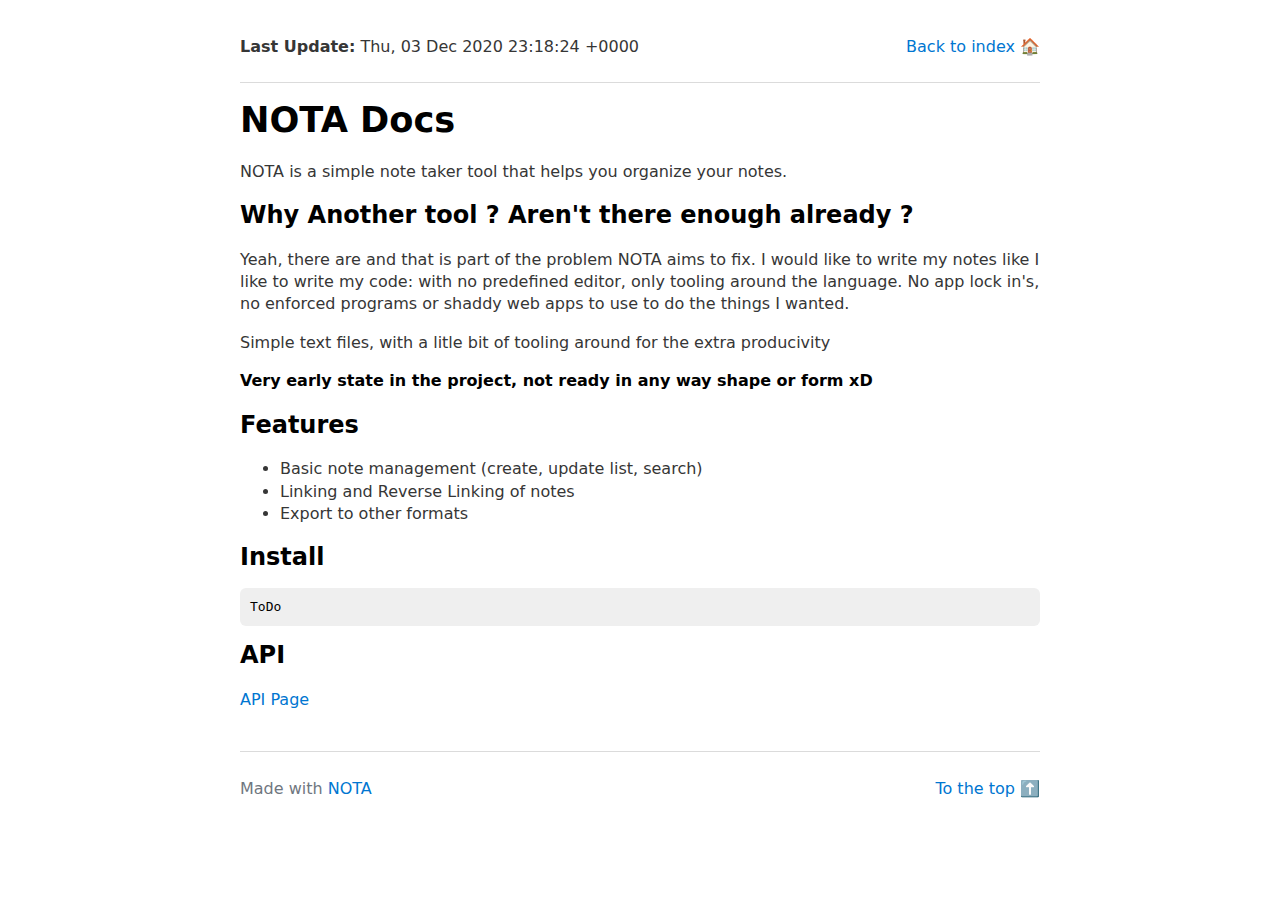
<file: docs/index.html>
<!DOCTYPE HTML>
<html>
<head>
<meta charset="utf-8" />
<title>App</title>
<meta name="viewport" content="width=device-width, initial-scale=1" />
<link rel="stylesheet" href="static/style.css">
</head>
<body>
<div class="row">
<p><b>Last Update:</b> Thu, 03 Dec 2020 23:18:24 +0000</p>
<a href="index.html" style="float: right;"><p>Back to index 🏠</p></a>
</div>
<hr>
<h1>NOTA Docs</h1>
<p>NOTA is a simple note taker tool that helps you organize your notes.</p>
<h2>Why Another tool ? Aren't there enough already ?</h2>
<p>Yeah, there are and that is part of the problem NOTA aims to fix.
I would like to write my notes like I like to write my code: with no predefined 
editor, only tooling around the language.
No app lock in's, no enforced programs or shaddy web apps to use to do the things I wanted.</p>
<p>Simple text files, with a litle bit of tooling around for the extra producivity</p>
<p><strong>Very early state in the project, not ready in any way shape or form xD</strong></p>
<h2>Features</h2>
<ul>
<li>Basic note management (create, update list, search)</li>
<li>Linking and Reverse Linking of notes</li>
<li>Export to other formats</li>
</ul>
<h2>Install</h2>
<pre><code>ToDo
</code></pre>
<h2>API</h2>
<p><a href="api.html">API Page</a></p>

</body>
<footer>
<div class="row">
<p>Made with <a href="https://github.com/LudeeD/nota">NOTA</a></p>
<a href="#top" style="float: right;">To the top ⬆️</a>
</div>
</footer>
</html>
</file>
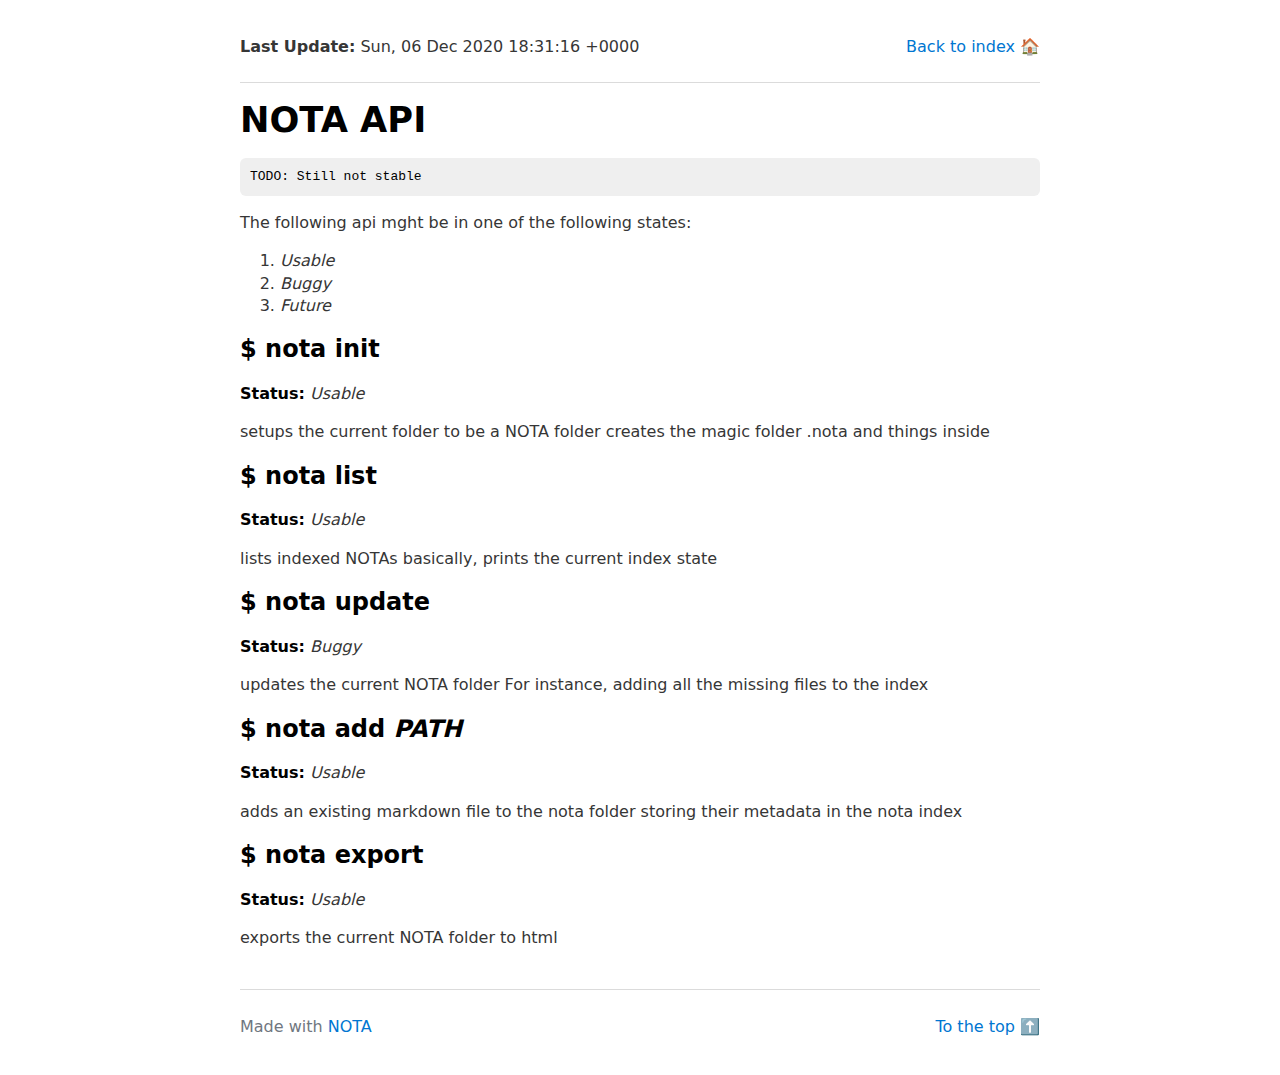
<file: docs/api.html>
<!DOCTYPE HTML>
<html>
<head>
<meta charset="utf-8" />
<title>App</title>
<meta name="viewport" content="width=device-width, initial-scale=1" />
<link rel="stylesheet" href="static/style.css">
</head>
<body>
<div class="row">
<p><b>Last Update:</b> Sun, 06 Dec 2020 18:31:16 +0000</p>
<a href="index.html" style="float: right;"><p>Back to index 🏠</p></a>
</div>
<hr>
<h1>NOTA API</h1>
<pre><code>TODO: Still not stable
</code></pre>
<p>The following api mght be in one of the following states:</p>
<ol>
<li><em>Usable</em></li>
<li><em>Buggy</em></li>
<li><em>Future</em></li>
</ol>
<h2>$ nota init</h2>
<p><strong>Status:</strong> <em>Usable</em></p>
<p>setups the current folder to be a NOTA folder
creates the magic folder .nota and things inside</p>
<h2>$ nota list</h2>
<p><strong>Status:</strong> <em>Usable</em></p>
<p>lists indexed NOTAs
basically, prints the current index state</p>
<h2>$ nota update</h2>
<p><strong>Status:</strong> <em>Buggy</em></p>
<p>updates the current NOTA folder
For instance, adding all the missing files to the index</p>
<h2>$ nota add <em>PATH</em></h2>
<p><strong>Status:</strong> <em>Usable</em></p>
<p>adds an existing markdown file to the nota folder 
storing their metadata in the nota index</p>
<h2>$ nota export</h2>
<p><strong>Status:</strong> <em>Usable</em></p>
<p>exports the current NOTA folder to html</p>

</body>
<footer>
<div class="row">
<p>Made with <a href="https://github.com/LudeeD/nota">NOTA</a></p>
<a href="#top" style="float: right;">To the top ⬆️</a>
</div>
</footer>
</html>
</file>
<file: docs/static/style.css>
/**
 * Forced light theme version
 */

:root {
  --background-body: #fff;
  --background: #efefef;
  --background-alt: #f7f7f7;
  --selection: #9e9e9e;
  --text-main: #363636;
  --text-bright: #000;
  --text-muted: #70777f;
  --links: #0076d1;
  --focus: #0096bfab;
  --border: #dbdbdb;
  --code: #000;
  --animation-duration: 0.1s;
  --button-hover: #ddd;
  --scrollbar-thumb: rgb(213, 213, 213);
  --scrollbar-thumb-hover: rgb(196, 196, 196);
  --form-placeholder: #949494;
  --form-text: #000;
  --variable: #39a33c;
  --highlight: #ff0;
  --select-arrow: url("data:image/svg+xml;charset=utf-8,%3C?xml version='1.0' encoding='utf-8'?%3E %3Csvg version='1.1' xmlns='http://www.w3.org/2000/svg' xmlns:xlink='http://www.w3.org/1999/xlink' height='62.5' width='116.9' fill='%23161f27'%3E %3Cpath d='M115.3,1.6 C113.7,0 111.1,0 109.5,1.6 L58.5,52.7 L7.4,1.6 C5.8,0 3.2,0 1.6,1.6 C0,3.2 0,5.8 1.6,7.4 L55.5,61.3 C56.3,62.1 57.3,62.5 58.4,62.5 C59.4,62.5 60.5,62.1 61.3,61.3 L115.2,7.4 C116.9,5.8 116.9,3.2 115.3,1.6Z'/%3E %3C/svg%3E");
}

html {
  scrollbar-color: rgb(213, 213, 213) #fff;
  scrollbar-color: var(--scrollbar-thumb) var(--background-body);
  scrollbar-width: thin;
}

body {
  font-family: system-ui, -apple-system, BlinkMacSystemFont, 'Segoe UI', 'Roboto', 'Oxygen', 'Ubuntu', 'Cantarell', 'Fira Sans', 'Droid Sans', 'Helvetica Neue', 'Segoe UI Emoji', 'Apple Color Emoji', 'Noto Color Emoji', sans-serif;
  line-height: 1.4;
  max-width: 800px;
  margin: 20px auto;
  padding: 0 10px;
  word-wrap: break-word;
  color: #363636;
  color: var(--text-main);
  background: #fff;
  background: var(--background-body);
  text-rendering: optimizeLegibility;
}

button {
  transition:
    background-color 0.1s linear,
    border-color 0.1s linear,
    color 0.1s linear,
    box-shadow 0.1s linear,
    transform 0.1s ease;
  transition:
    background-color var(--animation-duration) linear,
    border-color var(--animation-duration) linear,
    color var(--animation-duration) linear,
    box-shadow var(--animation-duration) linear,
    transform var(--animation-duration) ease;
}

input {
  transition:
    background-color 0.1s linear,
    border-color 0.1s linear,
    color 0.1s linear,
    box-shadow 0.1s linear,
    transform 0.1s ease;
  transition:
    background-color var(--animation-duration) linear,
    border-color var(--animation-duration) linear,
    color var(--animation-duration) linear,
    box-shadow var(--animation-duration) linear,
    transform var(--animation-duration) ease;
}

textarea {
  transition:
    background-color 0.1s linear,
    border-color 0.1s linear,
    color 0.1s linear,
    box-shadow 0.1s linear,
    transform 0.1s ease;
  transition:
    background-color var(--animation-duration) linear,
    border-color var(--animation-duration) linear,
    color var(--animation-duration) linear,
    box-shadow var(--animation-duration) linear,
    transform var(--animation-duration) ease;
}

h1 {
  font-size: 2.2em;
  margin-top: 0;
}

h1,
h2,
h3,
h4,
h5,
h6 {
  margin-bottom: 6px;
  margin-top: 12px;
}

h1 {
  color: #000;
  color: var(--text-bright);
}

h2 {
  color: #000;
  color: var(--text-bright);
}

h3 {
  color: #000;
  color: var(--text-bright);
}

h4 {
  color: #000;
  color: var(--text-bright);
}

h5 {
  color: #000;
  color: var(--text-bright);
}

h6 {
  color: #000;
  color: var(--text-bright);
}

strong {
  color: #000;
  color: var(--text-bright);
}

h1,
h2,
h3,
h4,
h5,
h6,
b,
strong,
th {
  font-weight: 600;
}

q::before {
  content: none;
}

q::after {
  content: none;
}

blockquote {
  border-left: 4px solid #0096bfab;
  border-left: 4px solid var(--focus);
  margin: 1.5em 0;
  padding: 0.5em 1em;
  font-style: italic;
}

q {
  border-left: 4px solid #0096bfab;
  border-left: 4px solid var(--focus);
  margin: 1.5em 0;
  padding: 0.5em 1em;
  font-style: italic;
}

blockquote > footer {
  font-style: normal;
  border: 0;
}

blockquote cite {
  font-style: normal;
}

address {
  font-style: normal;
}

a[href^='mailto\:']::before {
  content: '📧 ';
}

a[href^='tel\:']::before {
  content: '📞 ';
}

a[href^='sms\:']::before {
  content: '💬 ';
}

mark {
  background-color: #ff0;
  background-color: var(--highlight);
  border-radius: 2px;
  padding: 0 2px 0 2px;
  color: #000;
}

button,
select,
input[type='submit'],
input[type='button'],
input[type='checkbox'],
input[type='range'],
input[type='radio'] {
  cursor: pointer;
}

input:not([type='checkbox']):not([type='radio']),
select {
  display: block;
}

input {
  color: #000;
  color: var(--form-text);
  background-color: #efefef;
  background-color: var(--background);
  font-family: inherit;
  font-size: inherit;
  margin-right: 6px;
  margin-bottom: 6px;
  padding: 10px;
  border: none;
  border-radius: 6px;
  outline: none;
}

button {
  color: #000;
  color: var(--form-text);
  background-color: #efefef;
  background-color: var(--background);
  font-family: inherit;
  font-size: inherit;
  margin-right: 6px;
  margin-bottom: 6px;
  padding: 10px;
  border: none;
  border-radius: 6px;
  outline: none;
}

textarea {
  color: #000;
  color: var(--form-text);
  background-color: #efefef;
  background-color: var(--background);
  font-family: inherit;
  font-size: inherit;
  margin-right: 6px;
  margin-bottom: 6px;
  padding: 10px;
  border: none;
  border-radius: 6px;
  outline: none;
}

select {
  color: #000;
  color: var(--form-text);
  background-color: #efefef;
  background-color: var(--background);
  font-family: inherit;
  font-size: inherit;
  margin-right: 6px;
  margin-bottom: 6px;
  padding: 10px;
  border: none;
  border-radius: 6px;
  outline: none;
}

input[type='checkbox'],
input[type='radio'] {
  height: 1em;
  width: 1em;
}

input[type='radio'] {
  border-radius: 100%;
}

input {
  vertical-align: top;
}

label {
  vertical-align: middle;
  margin-bottom: 4px;
  display: inline-block;
}

input:not([type='checkbox']):not([type='radio']),
input[type='range'],
select,
button,
textarea {
  -webkit-appearance: none;
}

textarea {
  display: block;
  margin-right: 0;
  box-sizing: border-box;
  resize: vertical;
}

textarea:not([cols]) {
  width: 100%;
}

textarea:not([rows]) {
  min-height: 40px;
  height: 140px;
}

select {
  background: #efefef url("data:image/svg+xml;charset=utf-8,%3C?xml version='1.0' encoding='utf-8'?%3E %3Csvg version='1.1' xmlns='http://www.w3.org/2000/svg' xmlns:xlink='http://www.w3.org/1999/xlink' height='62.5' width='116.9' fill='%23161f27'%3E %3Cpath d='M115.3,1.6 C113.7,0 111.1,0 109.5,1.6 L58.5,52.7 L7.4,1.6 C5.8,0 3.2,0 1.6,1.6 C0,3.2 0,5.8 1.6,7.4 L55.5,61.3 C56.3,62.1 57.3,62.5 58.4,62.5 C59.4,62.5 60.5,62.1 61.3,61.3 L115.2,7.4 C116.9,5.8 116.9,3.2 115.3,1.6Z'/%3E %3C/svg%3E") calc(100% - 12px) 50% / 12px no-repeat;
  background: var(--background) var(--select-arrow) calc(100% - 12px) 50% / 12px no-repeat;
  padding-right: 35px;
}

select::-ms-expand {
  display: none;
}

select[multiple] {
  padding-right: 10px;
  background-image: none;
  overflow-y: auto;
}

button,
input[type='submit'],
input[type='button'] {
  padding-right: 30px;
  padding-left: 30px;
}

button:hover {
  background: #ddd;
  background: var(--button-hover);
}

input[type='submit']:hover {
  background: #ddd;
  background: var(--button-hover);
}

input[type='button']:hover {
  background: #ddd;
  background: var(--button-hover);
}

input:focus {
  box-shadow: 0 0 0 2px #0096bfab;
  box-shadow: 0 0 0 2px var(--focus);
}

select:focus {
  box-shadow: 0 0 0 2px #0096bfab;
  box-shadow: 0 0 0 2px var(--focus);
}

button:focus {
  box-shadow: 0 0 0 2px #0096bfab;
  box-shadow: 0 0 0 2px var(--focus);
}

textarea:focus {
  box-shadow: 0 0 0 2px #0096bfab;
  box-shadow: 0 0 0 2px var(--focus);
}

input[type='checkbox']:active,
input[type='radio']:active,
input[type='submit']:active,
input[type='button']:active,
input[type='range']:active,
button:active {
  transform: translateY(2px);
}

input:disabled,
select:disabled,
button:disabled,
textarea:disabled {
  cursor: not-allowed;
  opacity: 0.5;
}

::-moz-placeholder {
  color: #949494;
  color: var(--form-placeholder);
}

:-ms-input-placeholder {
  color: #949494;
  color: var(--form-placeholder);
}

::-ms-input-placeholder {
  color: #949494;
  color: var(--form-placeholder);
}

::placeholder {
  color: #949494;
  color: var(--form-placeholder);
}

fieldset {
  border: 1px #0096bfab solid;
  border: 1px var(--focus) solid;
  border-radius: 6px;
  margin: 0;
  margin-bottom: 12px;
  padding: 10px;
}

legend {
  font-size: 0.9em;
  font-weight: 600;
}

input[type='range'] {
  margin: 10px 0;
  padding: 10px 0;
  background: transparent;
}

input[type='range']:focus {
  outline: none;
}

input[type='range']::-webkit-slider-runnable-track {
  width: 100%;
  height: 9.5px;
  -webkit-transition: 0.2s;
  transition: 0.2s;
  background: #efefef;
  background: var(--background);
  border-radius: 3px;
}

input[type='range']::-webkit-slider-thumb {
  box-shadow: 0 1px 1px #000, 0 0 1px #0d0d0d;
  height: 20px;
  width: 20px;
  border-radius: 50%;
  background: #dbdbdb;
  background: var(--border);
  -webkit-appearance: none;
  margin-top: -7px;
}

input[type='range']:focus::-webkit-slider-runnable-track {
  background: #efefef;
  background: var(--background);
}

input[type='range']::-moz-range-track {
  width: 100%;
  height: 9.5px;
  -moz-transition: 0.2s;
  transition: 0.2s;
  background: #efefef;
  background: var(--background);
  border-radius: 3px;
}

input[type='range']::-moz-range-thumb {
  box-shadow: 1px 1px 1px #000, 0 0 1px #0d0d0d;
  height: 20px;
  width: 20px;
  border-radius: 50%;
  background: #dbdbdb;
  background: var(--border);
}

input[type='range']::-ms-track {
  width: 100%;
  height: 9.5px;
  background: transparent;
  border-color: transparent;
  border-width: 16px 0;
  color: transparent;
}

input[type='range']::-ms-fill-lower {
  background: #efefef;
  background: var(--background);
  border: 0.2px solid #010101;
  border-radius: 3px;
  box-shadow: 1px 1px 1px #000, 0 0 1px #0d0d0d;
}

input[type='range']::-ms-fill-upper {
  background: #efefef;
  background: var(--background);
  border: 0.2px solid #010101;
  border-radius: 3px;
  box-shadow: 1px 1px 1px #000, 0 0 1px #0d0d0d;
}

input[type='range']::-ms-thumb {
  box-shadow: 1px 1px 1px #000, 0 0 1px #0d0d0d;
  border: 1px solid #000;
  height: 20px;
  width: 20px;
  border-radius: 50%;
  background: #dbdbdb;
  background: var(--border);
}

input[type='range']:focus::-ms-fill-lower {
  background: #efefef;
  background: var(--background);
}

input[type='range']:focus::-ms-fill-upper {
  background: #efefef;
  background: var(--background);
}

a {
  text-decoration: none;
  color: #0076d1;
  color: var(--links);
}

a:hover {
  text-decoration: underline;
}

code {
  background: #efefef;
  background: var(--background);
  color: #000;
  color: var(--code);
  padding: 2.5px 5px;
  border-radius: 6px;
  font-size: 1em;
}

samp {
  background: #efefef;
  background: var(--background);
  color: #000;
  color: var(--code);
  padding: 2.5px 5px;
  border-radius: 6px;
  font-size: 1em;
}

time {
  background: #efefef;
  background: var(--background);
  color: #000;
  color: var(--code);
  padding: 2.5px 5px;
  border-radius: 6px;
  font-size: 1em;
}

pre > code {
  padding: 10px;
  display: block;
  overflow-x: auto;
}

var {
  color: #39a33c;
  color: var(--variable);
  font-style: normal;
  font-family: monospace;
}

kbd {
  background: #efefef;
  background: var(--background);
  border: 1px solid #dbdbdb;
  border: 1px solid var(--border);
  border-radius: 2px;
  color: #363636;
  color: var(--text-main);
  padding: 2px 4px 2px 4px;
}

img,
video {
  max-width: 100%;
  height: auto;
}

hr {
  border: none;
  border-top: 1px solid #dbdbdb;
  border-top: 1px solid var(--border);
}

table {
  border-collapse: collapse;
  margin-bottom: 10px;
  width: 100%;
  table-layout: fixed;
}

table caption {
  text-align: left;
}

td,
th {
  padding: 6px;
  text-align: left;
  vertical-align: top;
  word-wrap: break-word;
}

thead {
  border-bottom: 1px solid #dbdbdb;
  border-bottom: 1px solid var(--border);
}

tfoot {
  border-top: 1px solid #dbdbdb;
  border-top: 1px solid var(--border);
}

tbody tr:nth-child(even) {
  background-color: #f7f7f7;
  background-color: var(--background-alt);
}

::-webkit-scrollbar {
  height: 10px;
  width: 10px;
}

::-webkit-scrollbar-track {
  background: #efefef;
  background: var(--background);
  border-radius: 6px;
}

::-webkit-scrollbar-thumb {
  background: rgb(213, 213, 213);
  background: var(--scrollbar-thumb);
  border-radius: 6px;
}

::-webkit-scrollbar-thumb:hover {
  background: rgb(196, 196, 196);
  background: var(--scrollbar-thumb-hover);
}

::-moz-selection {
  background-color: #9e9e9e;
  background-color: var(--selection);
  color: #000;
  color: var(--text-bright);
}

::selection {
  background-color: #9e9e9e;
  background-color: var(--selection);
  color: #000;
  color: var(--text-bright);
}

details {
  display: flex;
  flex-direction: column;
  align-items: flex-start;
  background-color: #f7f7f7;
  background-color: var(--background-alt);
  padding: 10px 10px 0;
  margin: 1em 0;
  border-radius: 6px;
  overflow: hidden;
}

details[open] {
  padding: 10px;
}

details > :last-child {
  margin-bottom: 0;
}

details[open] summary {
  margin-bottom: 10px;
}

summary {
  display: list-item;
  background-color: #efefef;
  background-color: var(--background);
  padding: 10px;
  margin: -10px -10px 0;
  cursor: pointer;
  outline: none;
}

summary:hover,
summary:focus {
  text-decoration: underline;
}

details > :not(summary) {
  margin-top: 0;
}

summary::-webkit-details-marker {
  color: #363636;
  color: var(--text-main);
}

footer {
  border-top: 1px solid #dbdbdb;
  border-top: 1px solid var(--border);
  padding-top: 10px;
  color: #70777f;
  color: var(--text-muted);
}

body > footer {
  margin-top: 40px;
}

@media print {
  body,
  pre,
  code,
  summary,
  details,
  button,
  input,
  textarea {
    background-color: #fff;
  }

  button,
  input,
  textarea {
    border: 1px solid #000;
  }

  body,
  h1,
  h2,
  h3,
  h4,
  h5,
  h6,
  pre,
  code,
  button,
  input,
  textarea,
  footer,
  summary,
  strong {
    color: #000;
  }

  summary::marker {
    color: #000;
  }

  summary::-webkit-details-marker {
    color: #000;
  }

  tbody tr:nth-child(even) {
    background-color: #f2f2f2;
  }

  a {
    color: #00f;
    text-decoration: underline;
  }
}

.row {
    display: flex;
    flex-wrap: wrap;
    align-items: center;
    justify-content: space-between;
}
</file>
